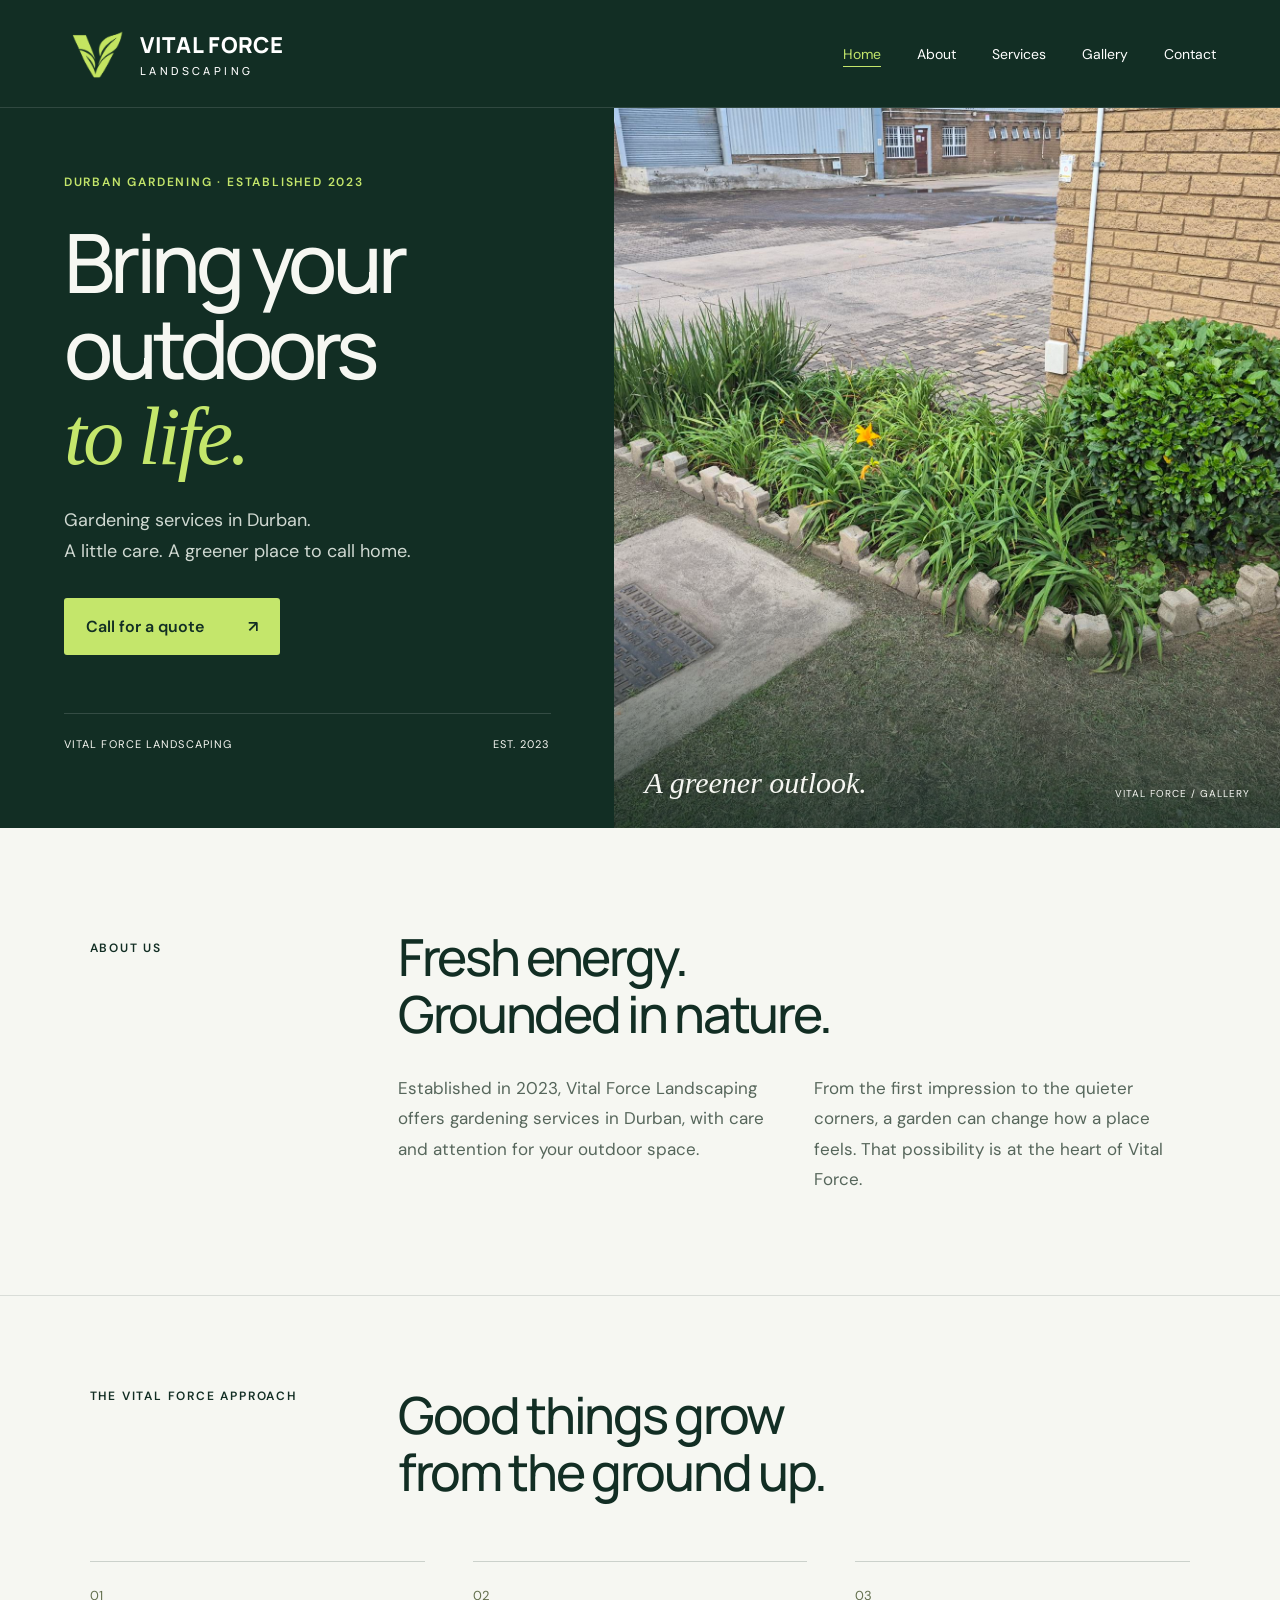
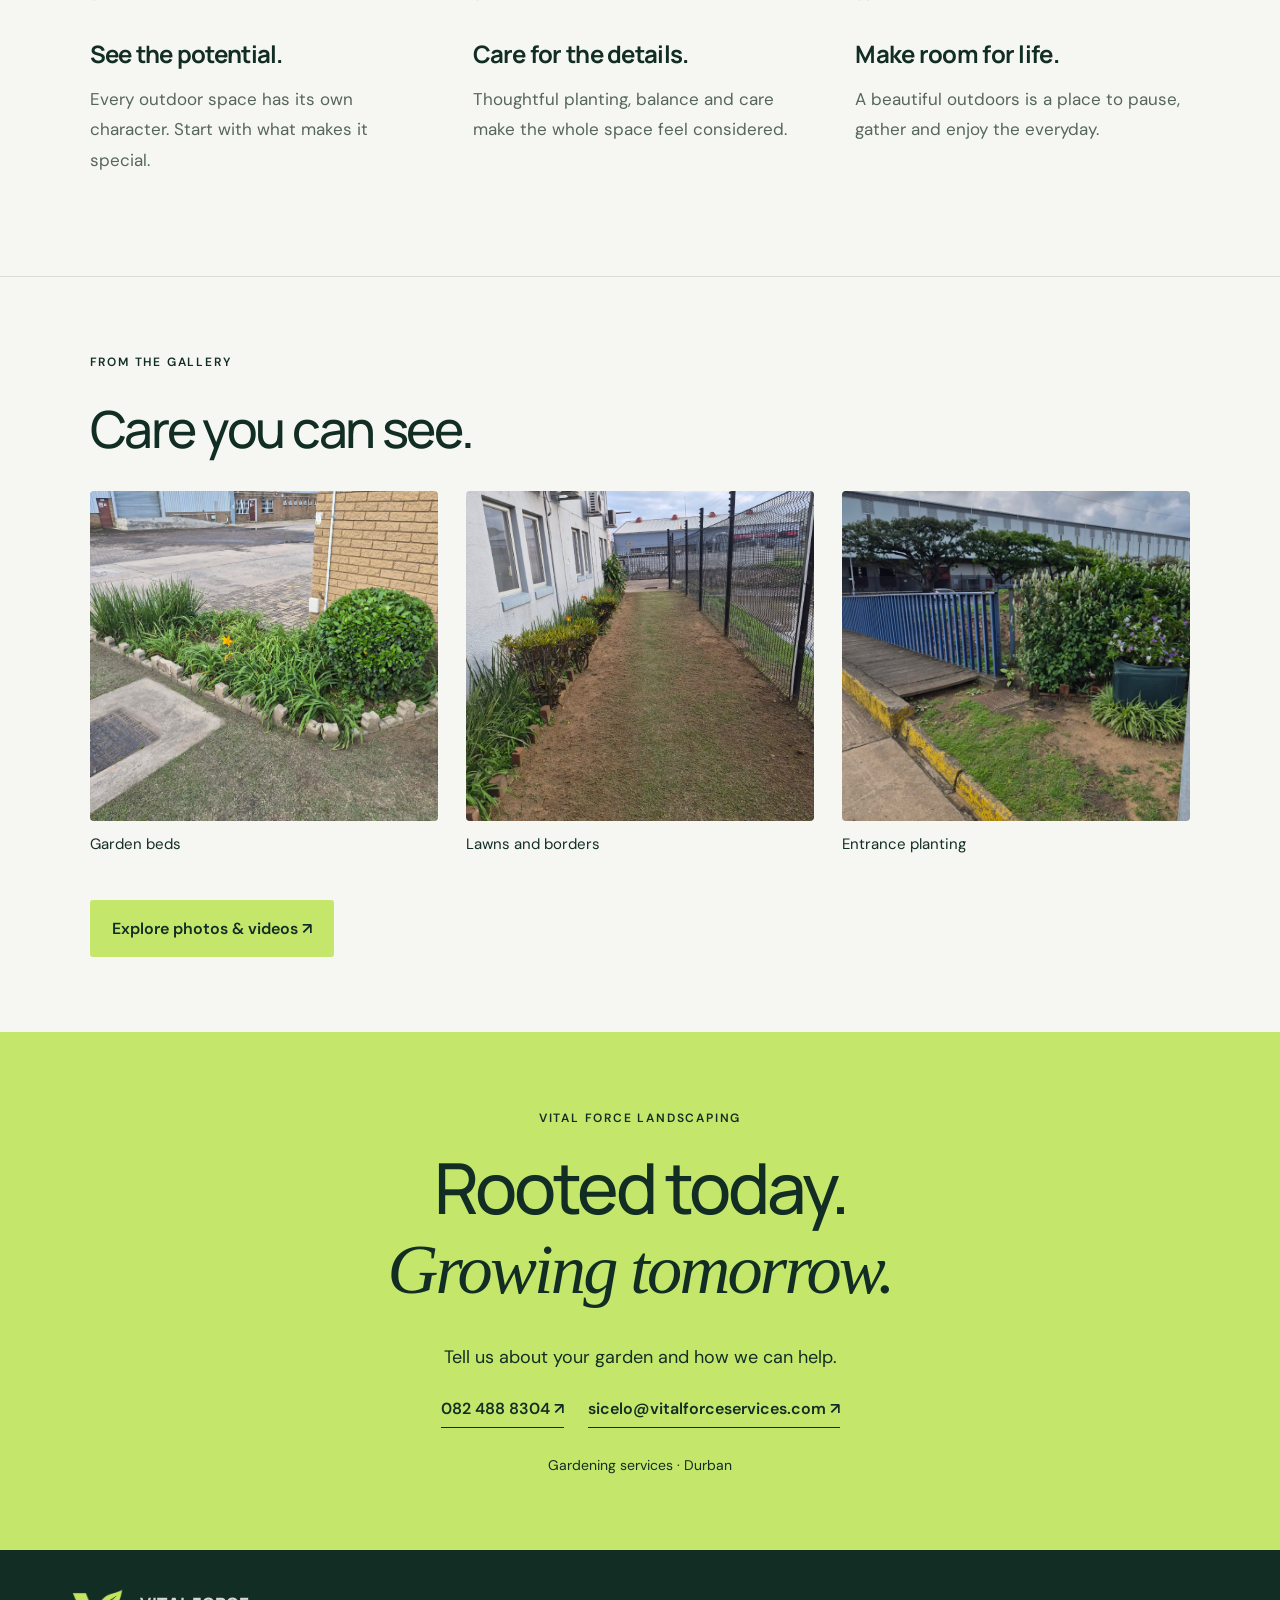
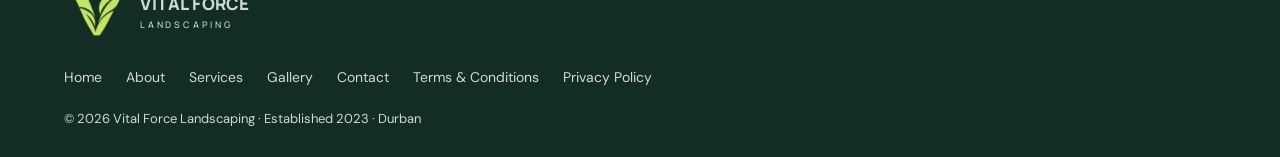
<file: index.html>
<!doctype html>
<html lang="en">
<head>
<meta charset="UTF-8"><meta name="viewport" content="width=device-width,initial-scale=1">
<title>Vital Force Landscaping | Established 2023</title>
<meta name="description" content="Vital Force Landscaping. Bringing new life to outdoor spaces since 2023.">
<link rel="icon" type="image/svg+xml" href="data:image/svg+xml,%3Csvg xmlns='http://www.w3.org/2000/svg' viewBox='0 0 32 32'%3E%3Crect width='32' height='32' rx='8' fill='%23122e24'/%3E%3Cpath d='M7 8L16 25L25 8H20L16 17L12 8Z' fill='%23c4e66b'/%3E%3C/svg%3E">
<link rel="stylesheet" href="style.css">
</head>
<body><a class="skip" href="#main">Skip to content</a>
<header><a class="brand" href="index.html" aria-label="Vital Force Landscaping home"><img src="logo.png" alt="" width="64" height="64"><span>VITAL FORCE<small>LANDSCAPING</small></span></a><nav aria-label="Main navigation"><a href="index.html" aria-current="page">Home</a><a href="about.html">About</a><a href="services.html">Services</a><a href="gallery.html">Gallery</a><a href="contact.html">Contact</a></nav></header>
<main id="main">
<section class="hero" aria-labelledby="hero-title"><div class="hero-copy"><p class="eyebrow">DURBAN GARDENING · ESTABLISHED 2023</p><h1 id="hero-title">Bring your<br>outdoors<br><em>to life.</em></h1><p class="intro">Gardening services in Durban.<br>A little care. A greener place to call home.</p><a class="button" href="tel:+27824888304">Call for a quote <span aria-hidden="true">↗</span></a><div class="hero-foot"><span>VITAL FORCE LANDSCAPING</span><span>EST. 2023</span></div></div><div class="hero-image"><img src="media/garden-bed.jpg" alt="Rounded shrub and flowering plants in a stone-edged garden bed"><div class="image-caption"><span>A greener outlook.</span><span>VITAL FORCE / GALLERY</span></div></div></section>
<section class="about" id="about"><p class="eyebrow">ABOUT US</p><div><h2>Fresh energy.<br>Grounded in nature.</h2><div class="about-copy"><p>Established in 2023, Vital Force Landscaping offers gardening services in Durban, with care and attention for your outdoor space.</p><p>From the first impression to the quieter corners, a garden can change how a place feels. That possibility is at the heart of Vital Force.</p></div></div></section>
<section class="approach" id="approach"><div class="section-heading"><p class="eyebrow">THE VITAL FORCE APPROACH</p><h2>Good things grow<br>from the ground up.</h2></div><div class="principles"><article><span>01</span><h3>See the potential.</h3><p>Every outdoor space has its own character. Start with what makes it special.</p></article><article><span>02</span><h3>Care for the details.</h3><p>Thoughtful planting, balance and care make the whole space feel considered.</p></article><article><span>03</span><h3>Make room for life.</h3><p>A beautiful outdoors is a place to pause, gather and enjoy the everyday.</p></article></div></section>
<section class="gallery-teaser"><p class="eyebrow">FROM THE GALLERY</p><h2>Care you can see.</h2><div class="photo-grid"><figure><a href="media/garden-bed.jpg" aria-label="View full photo: Rounded shrub and flowering plants in a stone-edged garden bed"><img src="media/garden-bed.jpg" alt="Rounded shrub and flowering plants in a stone-edged garden bed" loading="lazy" decoding="async"></a><figcaption>Garden beds</figcaption></figure><figure><a href="media/lawn-border.jpg" aria-label="View full photo: Lawn beside a planted border and building"><img src="media/lawn-border.jpg" alt="Lawn beside a planted border and building" loading="lazy" decoding="async"></a><figcaption>Lawns and borders</figcaption></figure><figure><a href="media/entrance-planting.jpg" aria-label="View full photo: Flowering shrubs and a planter beside a blue-railed entrance"><img src="media/entrance-planting.jpg" alt="Flowering shrubs and a planter beside a blue-railed entrance" loading="lazy" decoding="async"></a><figcaption>Entrance planting</figcaption></figure></div><a class="button" href="gallery.html">Explore photos &amp; videos ↗</a></section><section class="closing" id="contact"><p class="eyebrow">VITAL FORCE LANDSCAPING</p><h2>Rooted today.<br><em>Growing tomorrow.</em></h2><p class="contact-intro">Tell us about your garden and how we can help.</p><div class="contact-links"><a href="tel:+27824888304">082 488 8304 ↗</a><a href="mailto:sicelo@vitalforceservices.com">sicelo@vitalforceservices.com ↗</a></div><p class="location">Gardening services · Durban</p></section>
</main><footer><a class="brand" href="index.html" aria-label="Vital Force Landscaping home"><img src="logo.png" alt="" width="64" height="64"><span>VITAL FORCE<small>LANDSCAPING</small></span></a><nav aria-label="Footer navigation"><a href="index.html">Home</a><a href="about.html">About</a><a href="services.html">Services</a><a href="gallery.html">Gallery</a><a href="contact.html">Contact</a><a href="terms.html">Terms &amp; Conditions</a><a href="privacy.html">Privacy Policy</a></nav><p>© 2026 Vital Force Landscaping · Established 2023 · Durban</p></footer>
</body></html>
</file>
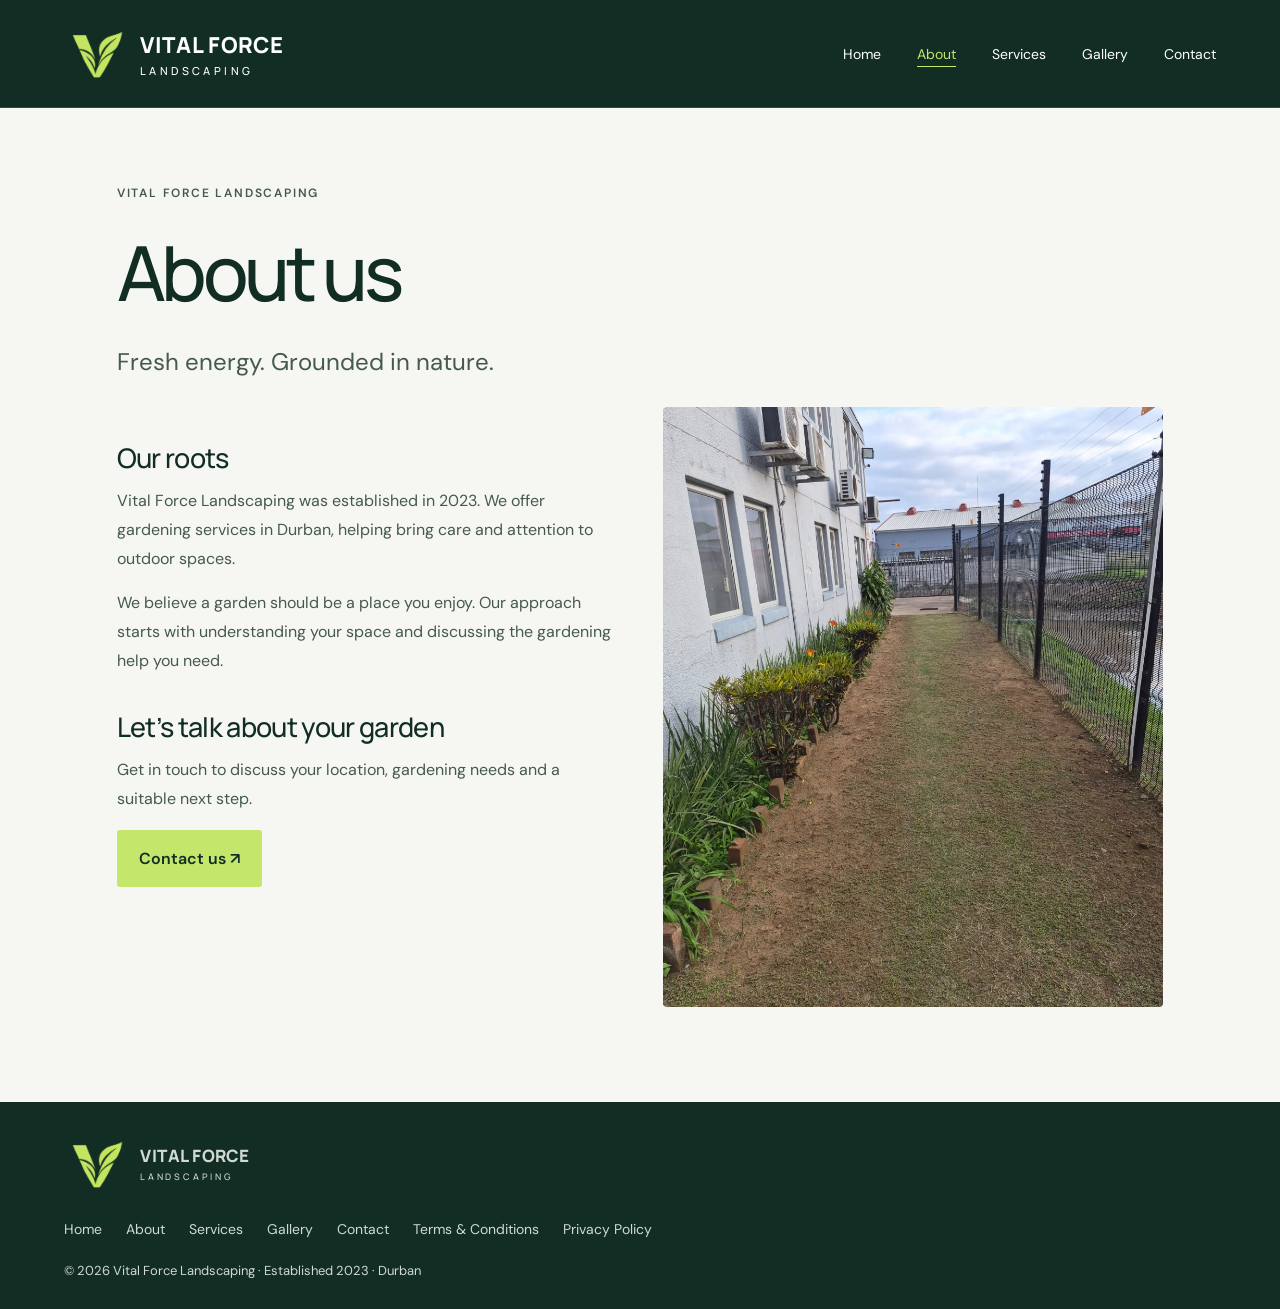
<file: about.html>
<!doctype html>
<html lang="en">
<head>
<meta charset="UTF-8"><meta name="viewport" content="width=device-width,initial-scale=1">
<title>About us | Vital Force Landscaping</title>
<meta name="description" content="Meet Vital Force Landscaping, a Durban gardening business established in 2023.">
<link rel="icon" type="image/svg+xml" href="data:image/svg+xml,%3Csvg xmlns='http://www.w3.org/2000/svg' viewBox='0 0 32 32'%3E%3Crect width='32' height='32' rx='8' fill='%23122e24'/%3E%3Cpath d='M7 8L16 25L25 8H20L16 17L12 8Z' fill='%23c4e66b'/%3E%3C/svg%3E">
<link rel="stylesheet" href="style.css">
</head>
<body><a class="skip" href="#main">Skip to content</a><header><a class="brand" href="index.html" aria-label="Vital Force Landscaping home"><img src="logo.png" alt="" width="64" height="64"><span>VITAL FORCE<small>LANDSCAPING</small></span></a><nav aria-label="Main navigation"><a href="index.html">Home</a><a href="about.html" aria-current="page">About</a><a href="services.html">Services</a><a href="gallery.html">Gallery</a><a href="contact.html">Contact</a></nav></header><main id="main" class="detail"><p class="eyebrow">VITAL FORCE LANDSCAPING</p><h1>About us</h1><p class="lead">Fresh energy. Grounded in nature.</p><div class="detail-grid"><div><h2>Our roots</h2><p>Vital Force Landscaping was established in 2023. We offer gardening services in Durban, helping bring care and attention to outdoor spaces.</p><p>We believe a garden should be a place you enjoy. Our approach starts with understanding your space and discussing the gardening help you need.</p><h2>Let’s talk about your garden</h2><p>Get in touch to discuss your location, gardening needs and a suitable next step.</p><a class="button" href="contact.html">Contact us ↗</a></div><img class="detail-image" src="media/lawn-border.jpg" alt="Lawn and planted border beside a building"></div></main><footer><a class="brand" href="index.html" aria-label="Vital Force Landscaping home"><img src="logo.png" alt="" width="64" height="64"><span>VITAL FORCE<small>LANDSCAPING</small></span></a><nav aria-label="Footer navigation"><a href="index.html">Home</a><a href="about.html">About</a><a href="services.html">Services</a><a href="gallery.html">Gallery</a><a href="contact.html">Contact</a><a href="terms.html">Terms &amp; Conditions</a><a href="privacy.html">Privacy Policy</a></nav><p>© 2026 Vital Force Landscaping · Established 2023 · Durban</p></footer></body></html>
</file>
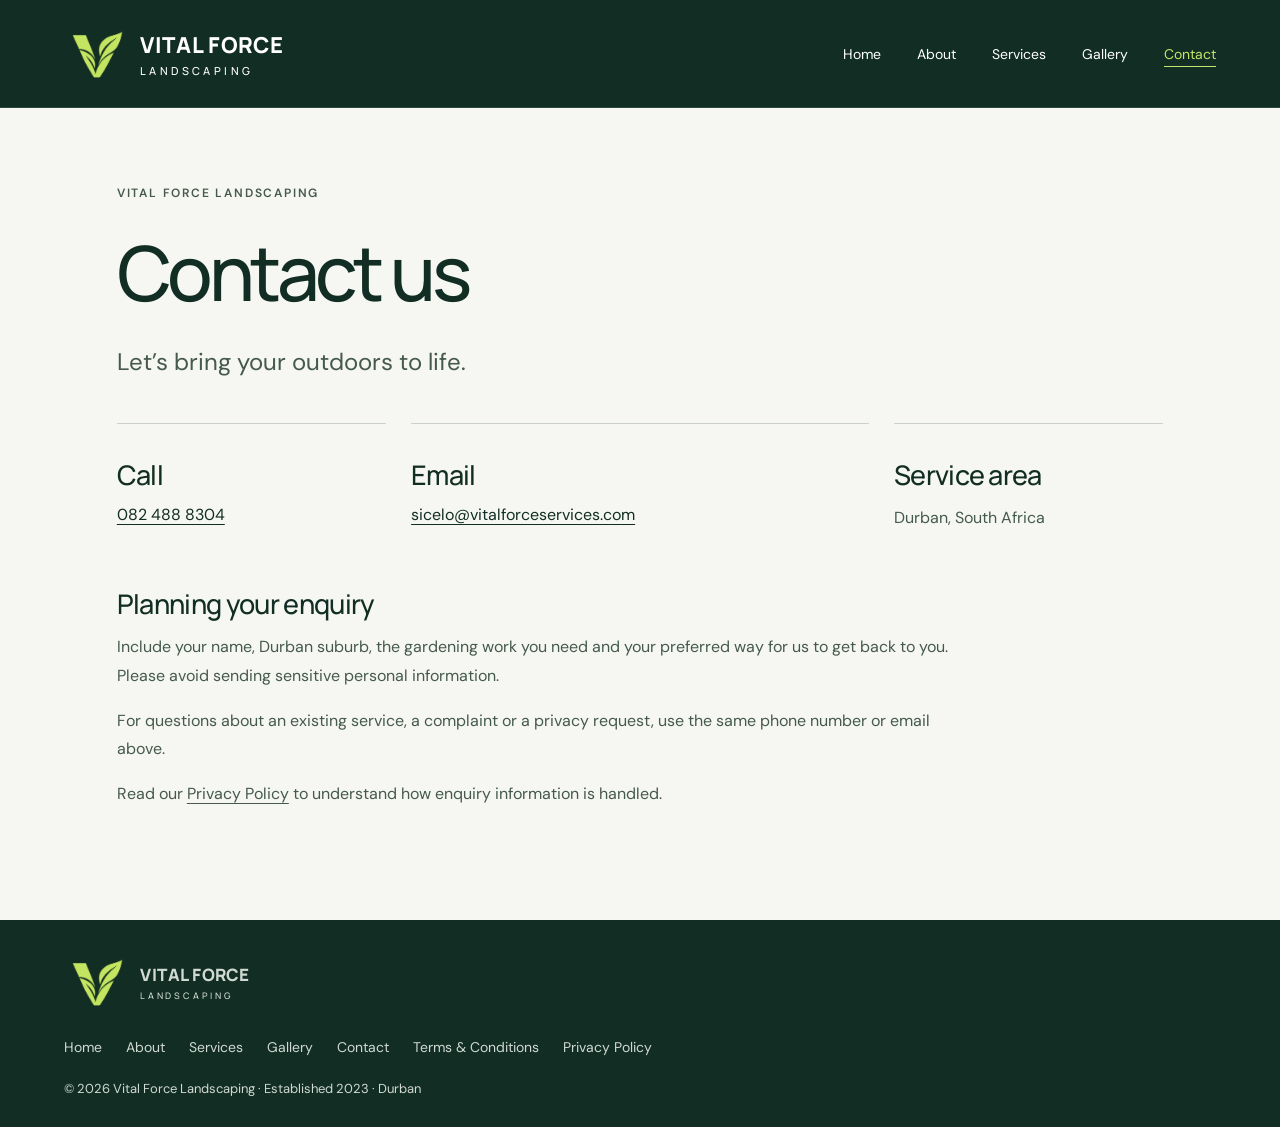
<file: contact.html>
<!doctype html>
<html lang="en">
<head>
<meta charset="UTF-8"><meta name="viewport" content="width=device-width,initial-scale=1">
<title>Contact us | Vital Force Landscaping</title>
<meta name="description" content="Contact Vital Force Landscaping for gardening in Durban. Call 082 488 8304.">
<link rel="icon" type="image/svg+xml" href="data:image/svg+xml,%3Csvg xmlns='http://www.w3.org/2000/svg' viewBox='0 0 32 32'%3E%3Crect width='32' height='32' rx='8' fill='%23122e24'/%3E%3Cpath d='M7 8L16 25L25 8H20L16 17L12 8Z' fill='%23c4e66b'/%3E%3C/svg%3E">
<link rel="stylesheet" href="style.css">
</head>
<body><a class="skip" href="#main">Skip to content</a><header><a class="brand" href="index.html" aria-label="Vital Force Landscaping home"><img src="logo.png" alt="" width="64" height="64"><span>VITAL FORCE<small>LANDSCAPING</small></span></a><nav aria-label="Main navigation"><a href="index.html">Home</a><a href="about.html">About</a><a href="services.html">Services</a><a href="gallery.html">Gallery</a><a href="contact.html" aria-current="page">Contact</a></nav></header><main id="main" class="detail"><p class="eyebrow">VITAL FORCE LANDSCAPING</p><h1>Contact us</h1><p class="lead">Let’s bring your outdoors to life.</p><div class="contact-cards"><section><h2>Call</h2><a href="tel:+27824888304">082 488 8304</a></section><section><h2>Email</h2><a href="mailto:sicelo@vitalforceservices.com">sicelo@vitalforceservices.com</a></section><section><h2>Service area</h2><p>Durban, South Africa</p></section></div><h2>Planning your enquiry</h2><p>Include your name, Durban suburb, the gardening work you need and your preferred way for us to get back to you. Please avoid sending sensitive personal information.</p><p>For questions about an existing service, a complaint or a privacy request, use the same phone number or email above.</p><p>Read our <a href="privacy.html">Privacy Policy</a> to understand how enquiry information is handled.</p></main><footer><a class="brand" href="index.html" aria-label="Vital Force Landscaping home"><img src="logo.png" alt="" width="64" height="64"><span>VITAL FORCE<small>LANDSCAPING</small></span></a><nav aria-label="Footer navigation"><a href="index.html">Home</a><a href="about.html">About</a><a href="services.html">Services</a><a href="gallery.html">Gallery</a><a href="contact.html">Contact</a><a href="terms.html">Terms &amp; Conditions</a><a href="privacy.html">Privacy Policy</a></nav><p>© 2026 Vital Force Landscaping · Established 2023 · Durban</p></footer></body></html>
</file>
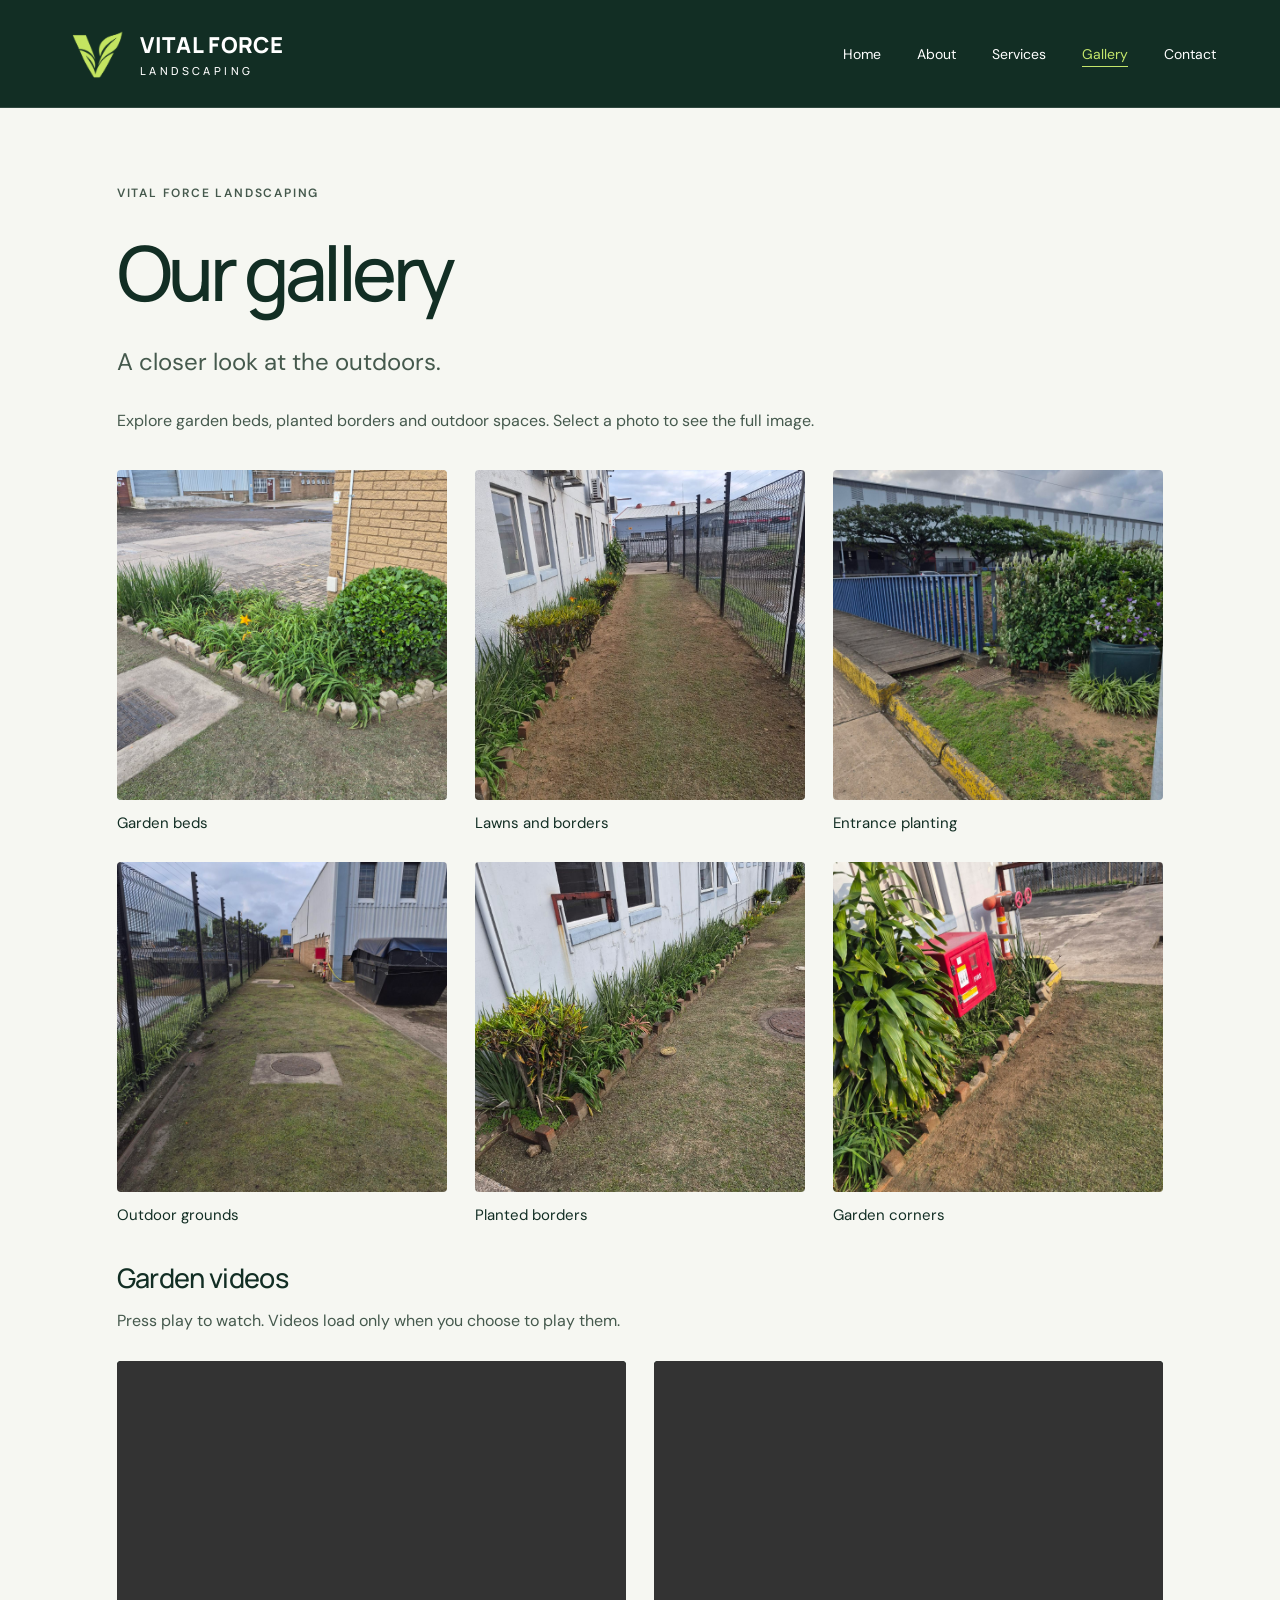
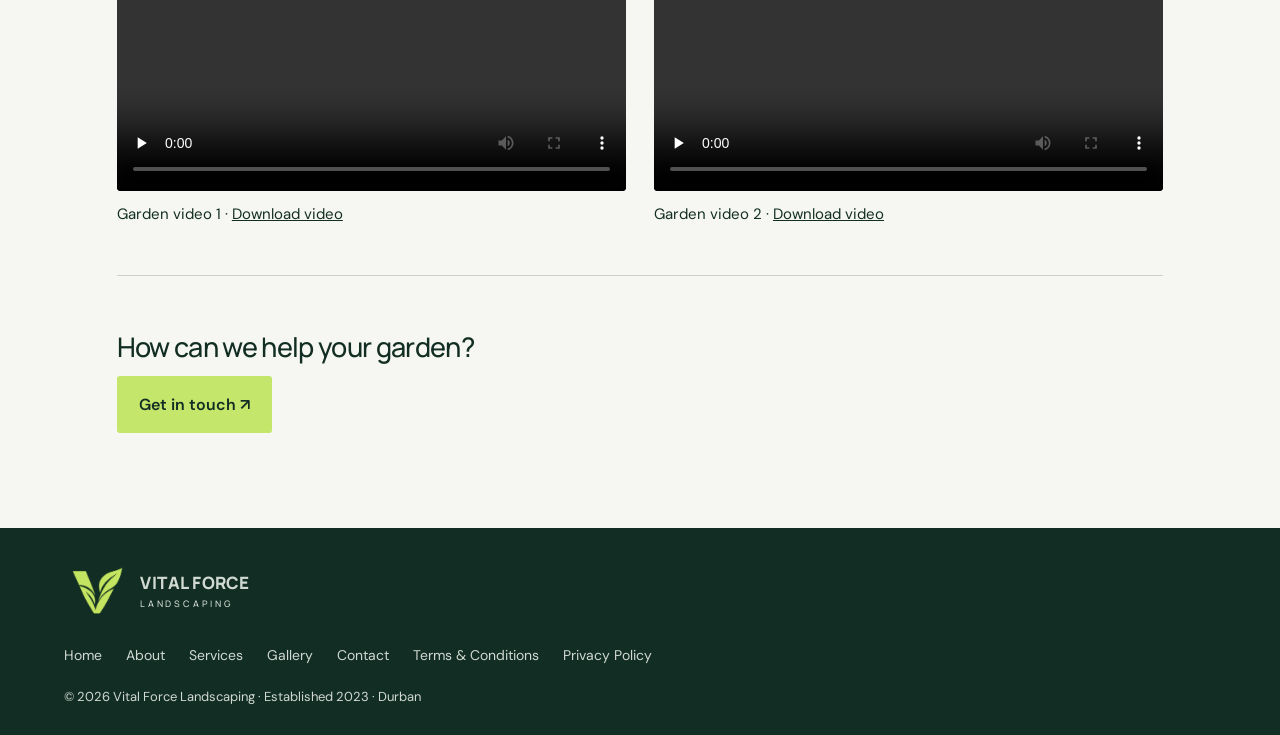
<file: gallery.html>
<!doctype html>
<html lang="en">
<head>
<meta charset="UTF-8"><meta name="viewport" content="width=device-width,initial-scale=1">
<title>Gallery | Vital Force Landscaping</title>
<meta name="description" content="Vital Force Landscaping. Bringing new life to outdoor spaces since 2023.">
<link rel="icon" type="image/svg+xml" href="data:image/svg+xml,%3Csvg xmlns='http://www.w3.org/2000/svg' viewBox='0 0 32 32'%3E%3Crect width='32' height='32' rx='8' fill='%23122e24'/%3E%3Cpath d='M7 8L16 25L25 8H20L16 17L12 8Z' fill='%23c4e66b'/%3E%3C/svg%3E">
<link rel="stylesheet" href="style.css">
</head>
<body><a class="skip" href="#main">Skip to content</a>
<header><a class="brand" href="index.html" aria-label="Vital Force Landscaping home"><img src="logo.png" alt="" width="64" height="64"><span>VITAL FORCE<small>LANDSCAPING</small></span></a><nav aria-label="Main navigation"><a href="index.html">Home</a><a href="about.html">About</a><a href="services.html">Services</a><a href="gallery.html" aria-current="page">Gallery</a><a href="contact.html">Contact</a></nav></header>
<main id="main" class="detail gallery-page"><p class="eyebrow">VITAL FORCE LANDSCAPING</p><h1>Our gallery</h1><p class="lead">A closer look at the outdoors.</p><p>Explore garden beds, planted borders and outdoor spaces. Select a photo to see the full image.</p><div class="photo-grid"><figure><a href="media/garden-bed.jpg" aria-label="View full photo: Rounded shrub and flowering plants in a stone-edged garden bed"><img src="media/garden-bed.jpg" alt="Rounded shrub and flowering plants in a stone-edged garden bed" loading="lazy" decoding="async"></a><figcaption>Garden beds</figcaption></figure><figure><a href="media/lawn-border.jpg" aria-label="View full photo: Lawn beside a planted border and building"><img src="media/lawn-border.jpg" alt="Lawn beside a planted border and building" loading="lazy" decoding="async"></a><figcaption>Lawns and borders</figcaption></figure><figure><a href="media/entrance-planting.jpg" aria-label="View full photo: Flowering shrubs and a planter beside a blue-railed entrance"><img src="media/entrance-planting.jpg" alt="Flowering shrubs and a planter beside a blue-railed entrance" loading="lazy" decoding="async"></a><figcaption>Entrance planting</figcaption></figure><figure><a href="media/grounds.jpg" aria-label="View full photo: Grass verge between a building and boundary fence"><img src="media/grounds.jpg" alt="Grass verge between a building and boundary fence" loading="lazy" decoding="async"></a><figcaption>Outdoor grounds</figcaption></figure><figure><a href="media/planted-border.jpg" aria-label="View full photo: Mixed plants in a brick-edged border alongside a lawn"><img src="media/planted-border.jpg" alt="Mixed plants in a brick-edged border alongside a lawn" loading="lazy" decoding="async"></a><figcaption>Planted borders</figcaption></figure><figure><a href="media/corner-planting.jpg" aria-label="View full photo: Leafy plants and a garden border near a building corner"><img src="media/corner-planting.jpg" alt="Leafy plants and a garden border near a building corner" loading="lazy" decoding="async"></a><figcaption>Garden corners</figcaption></figure></div><h2>Garden videos</h2><p>Press play to watch. Videos load only when you choose to play them.</p><div class="video-grid"><figure><video controls playsinline preload="none" aria-label="Garden video 1"><source src="media/garden-video-1.mp4" type="video/mp4">Your browser cannot play this video. <a href="media/garden-video-1.mp4">Download video 1</a>.</video><figcaption>Garden video 1 · <a href="media/garden-video-1.mp4" download>Download video</a></figcaption></figure><figure><video controls playsinline preload="none" aria-label="Garden video 2"><source src="media/garden-video-2.mp4" type="video/mp4">Your browser cannot play this video. <a href="media/garden-video-2.mp4">Download video 2</a>.</video><figcaption>Garden video 2 · <a href="media/garden-video-2.mp4" download>Download video</a></figcaption></figure></div><div class="gallery-contact"><h2>How can we help your garden?</h2><a class="button" href="contact.html">Get in touch ↗</a></div></main><footer><a class="brand" href="index.html" aria-label="Vital Force Landscaping home"><img src="logo.png" alt="" width="64" height="64"><span>VITAL FORCE<small>LANDSCAPING</small></span></a><nav aria-label="Footer navigation"><a href="index.html">Home</a><a href="about.html">About</a><a href="services.html">Services</a><a href="gallery.html">Gallery</a><a href="contact.html">Contact</a><a href="terms.html">Terms &amp; Conditions</a><a href="privacy.html">Privacy Policy</a></nav><p>© 2026 Vital Force Landscaping · Established 2023 · Durban</p></footer>
</body></html>
</file>
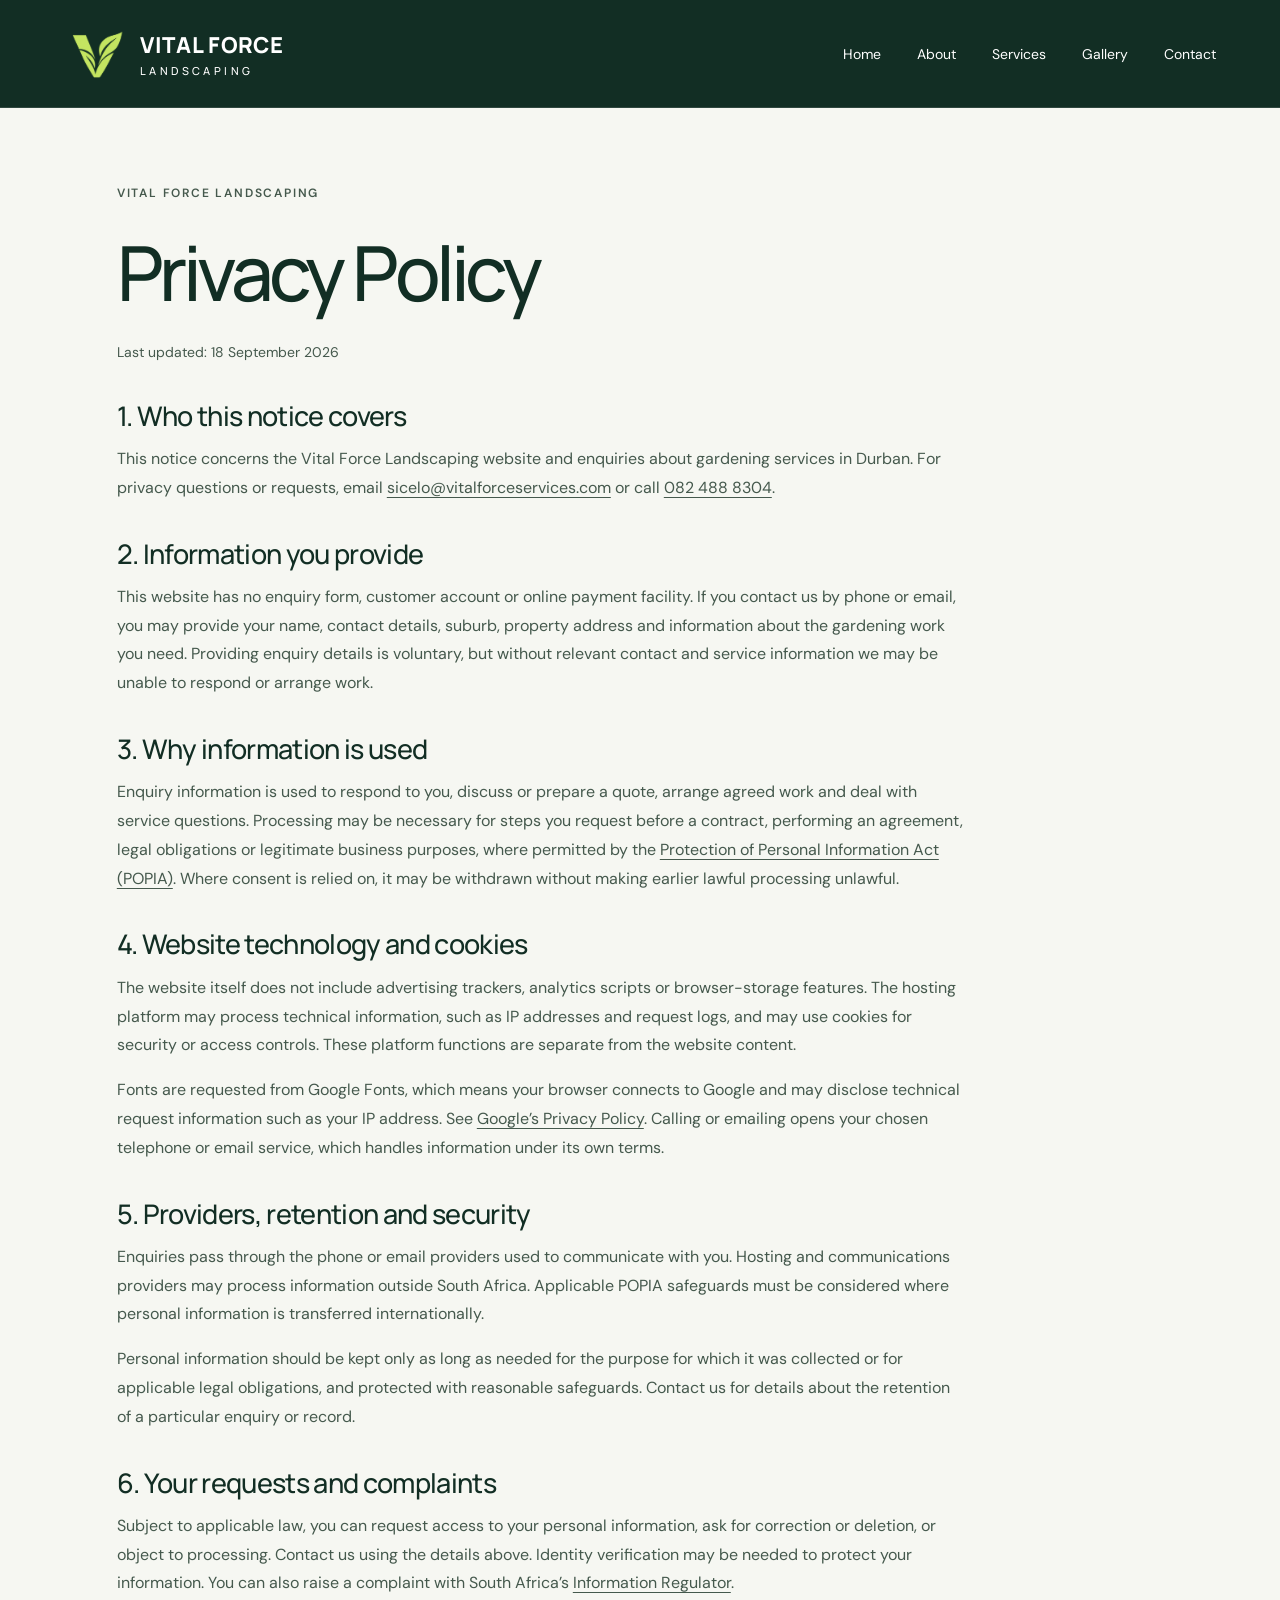
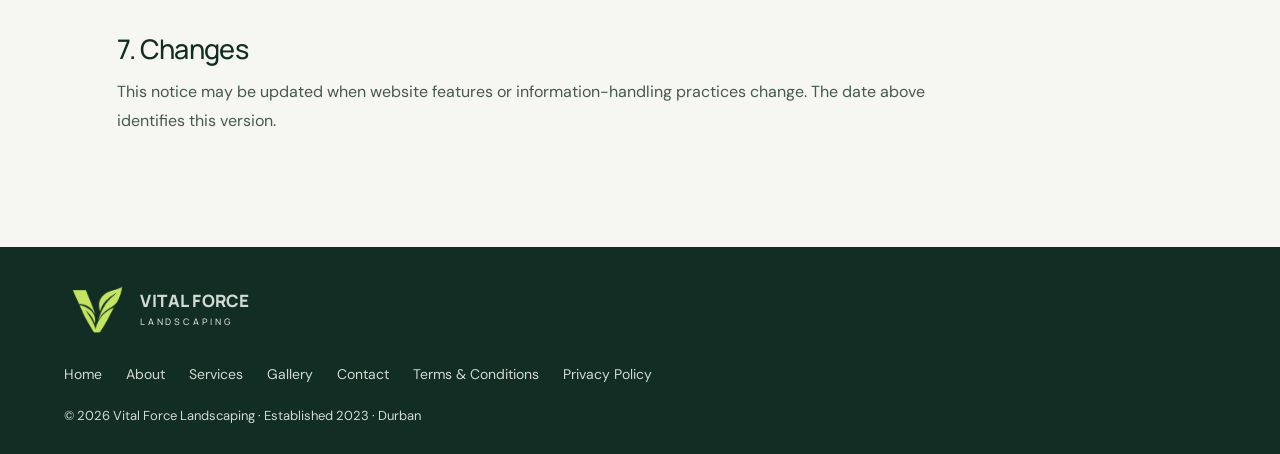
<file: privacy.html>
<!doctype html>
<html lang="en">
<head>
<meta charset="UTF-8"><meta name="viewport" content="width=device-width,initial-scale=1">
<title>Privacy Policy | Vital Force Landscaping</title>
<meta name="description" content="Privacy information for the Vital Force Landscaping website and customer enquiries.">
<link rel="icon" type="image/svg+xml" href="data:image/svg+xml,%3Csvg xmlns='http://www.w3.org/2000/svg' viewBox='0 0 32 32'%3E%3Crect width='32' height='32' rx='8' fill='%23122e24'/%3E%3Cpath d='M7 8L16 25L25 8H20L16 17L12 8Z' fill='%23c4e66b'/%3E%3C/svg%3E">
<link rel="stylesheet" href="style.css">
</head>
<body><a class="skip" href="#main">Skip to content</a><header><a class="brand" href="index.html" aria-label="Vital Force Landscaping home"><img src="logo.png" alt="" width="64" height="64"><span>VITAL FORCE<small>LANDSCAPING</small></span></a><nav aria-label="Main navigation"><a href="index.html">Home</a><a href="about.html">About</a><a href="services.html">Services</a><a href="gallery.html">Gallery</a><a href="contact.html">Contact</a></nav></header><main id="main" class="detail"><p class="eyebrow">VITAL FORCE LANDSCAPING</p><h1>Privacy Policy</h1><p class="updated">Last updated: 18 September 2026</p><h2>1. Who this notice covers</h2><p>This notice concerns the Vital Force Landscaping website and enquiries about gardening services in Durban. For privacy questions or requests, email <a href="mailto:sicelo@vitalforceservices.com">sicelo@vitalforceservices.com</a> or call <a href="tel:+27824888304">082 488 8304</a>.</p><h2>2. Information you provide</h2><p>This website has no enquiry form, customer account or online payment facility. If you contact us by phone or email, you may provide your name, contact details, suburb, property address and information about the gardening work you need. Providing enquiry details is voluntary, but without relevant contact and service information we may be unable to respond or arrange work.</p><h2>3. Why information is used</h2><p>Enquiry information is used to respond to you, discuss or prepare a quote, arrange agreed work and deal with service questions. Processing may be necessary for steps you request before a contract, performing an agreement, legal obligations or legitimate business purposes, where permitted by the <a href="https://www.justice.gov.za/legislation/acts/2013-004.pdf">Protection of Personal Information Act (POPIA)</a>. Where consent is relied on, it may be withdrawn without making earlier lawful processing unlawful.</p><h2>4. Website technology and cookies</h2><p>The website itself does not include advertising trackers, analytics scripts or browser-storage features. The hosting platform may process technical information, such as IP addresses and request logs, and may use cookies for security or access controls. These platform functions are separate from the website content.</p><p>Fonts are requested from Google Fonts, which means your browser connects to Google and may disclose technical request information such as your IP address. See <a href="https://policies.google.com/privacy">Google’s Privacy Policy</a>. Calling or emailing opens your chosen telephone or email service, which handles information under its own terms.</p><h2>5. Providers, retention and security</h2><p>Enquiries pass through the phone or email providers used to communicate with you. Hosting and communications providers may process information outside South Africa. Applicable POPIA safeguards must be considered where personal information is transferred internationally.</p><p>Personal information should be kept only as long as needed for the purpose for which it was collected or for applicable legal obligations, and protected with reasonable safeguards. Contact us for details about the retention of a particular enquiry or record.</p><h2>6. Your requests and complaints</h2><p>Subject to applicable law, you can request access to your personal information, ask for correction or deletion, or object to processing. Contact us using the details above. Identity verification may be needed to protect your information. You can also raise a complaint with South Africa’s <a href="https://inforegulator.org.za/">Information Regulator</a>.</p><h2>7. Changes</h2><p>This notice may be updated when website features or information-handling practices change. The date above identifies this version.</p></main><footer><a class="brand" href="index.html" aria-label="Vital Force Landscaping home"><img src="logo.png" alt="" width="64" height="64"><span>VITAL FORCE<small>LANDSCAPING</small></span></a><nav aria-label="Footer navigation"><a href="index.html">Home</a><a href="about.html">About</a><a href="services.html">Services</a><a href="gallery.html">Gallery</a><a href="contact.html">Contact</a><a href="terms.html">Terms &amp; Conditions</a><a href="privacy.html">Privacy Policy</a></nav><p>© 2026 Vital Force Landscaping · Established 2023 · Durban</p></footer></body></html>
</file>
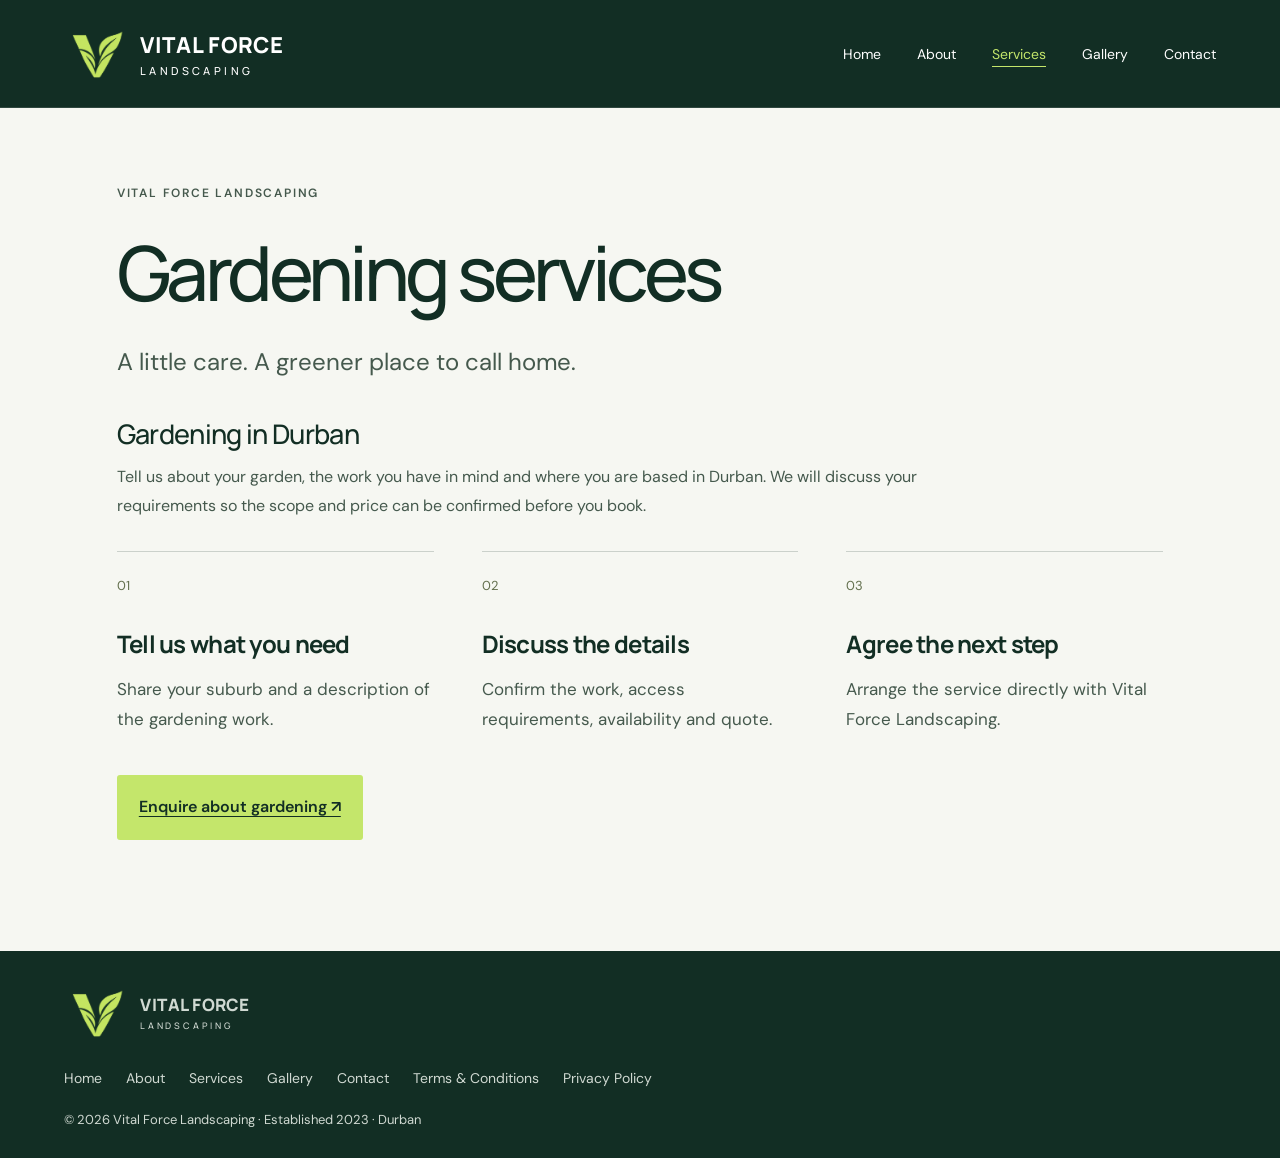
<file: services.html>
<!doctype html>
<html lang="en">
<head>
<meta charset="UTF-8"><meta name="viewport" content="width=device-width,initial-scale=1">
<title>Gardening services | Vital Force Landscaping</title>
<meta name="description" content="Gardening services in Durban from Vital Force Landscaping.">
<link rel="icon" type="image/svg+xml" href="data:image/svg+xml,%3Csvg xmlns='http://www.w3.org/2000/svg' viewBox='0 0 32 32'%3E%3Crect width='32' height='32' rx='8' fill='%23122e24'/%3E%3Cpath d='M7 8L16 25L25 8H20L16 17L12 8Z' fill='%23c4e66b'/%3E%3C/svg%3E">
<link rel="stylesheet" href="style.css">
</head>
<body><a class="skip" href="#main">Skip to content</a><header><a class="brand" href="index.html" aria-label="Vital Force Landscaping home"><img src="logo.png" alt="" width="64" height="64"><span>VITAL FORCE<small>LANDSCAPING</small></span></a><nav aria-label="Main navigation"><a href="index.html">Home</a><a href="about.html">About</a><a href="services.html" aria-current="page">Services</a><a href="gallery.html">Gallery</a><a href="contact.html">Contact</a></nav></header><main id="main" class="detail"><p class="eyebrow">VITAL FORCE LANDSCAPING</p><h1>Gardening services</h1><p class="lead">A little care. A greener place to call home.</p><h2>Gardening in Durban</h2><p>Tell us about your garden, the work you have in mind and where you are based in Durban. We will discuss your requirements so the scope and price can be confirmed before you book.</p><div class="principles"><article><span>01</span><h3>Tell us what you need</h3><p>Share your suburb and a description of the gardening work.</p></article><article><span>02</span><h3>Discuss the details</h3><p>Confirm the work, access requirements, availability and quote.</p></article><article><span>03</span><h3>Agree the next step</h3><p>Arrange the service directly with Vital Force Landscaping.</p></article></div><p class="spaced"><a class="button" href="contact.html">Enquire about gardening ↗</a></p></main><footer><a class="brand" href="index.html" aria-label="Vital Force Landscaping home"><img src="logo.png" alt="" width="64" height="64"><span>VITAL FORCE<small>LANDSCAPING</small></span></a><nav aria-label="Footer navigation"><a href="index.html">Home</a><a href="about.html">About</a><a href="services.html">Services</a><a href="gallery.html">Gallery</a><a href="contact.html">Contact</a><a href="terms.html">Terms &amp; Conditions</a><a href="privacy.html">Privacy Policy</a></nav><p>© 2026 Vital Force Landscaping · Established 2023 · Durban</p></footer></body></html>
</file>
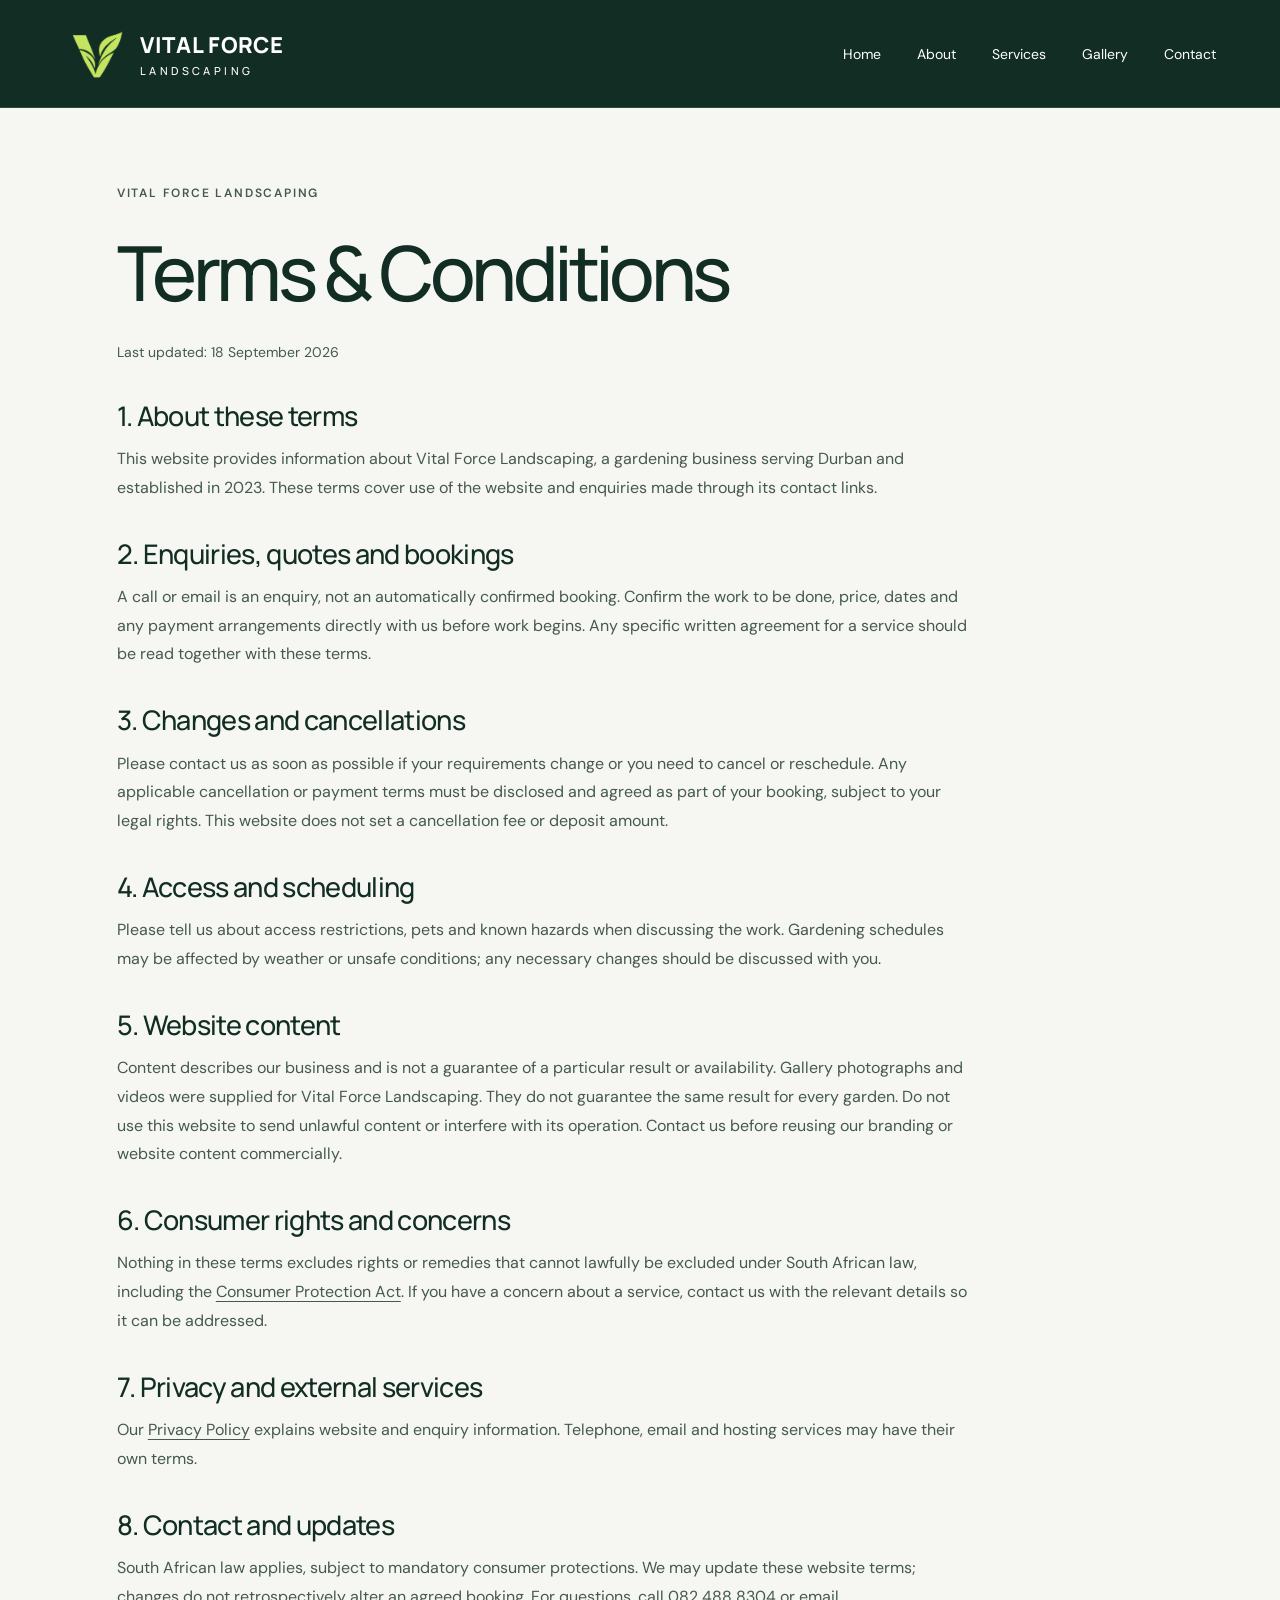
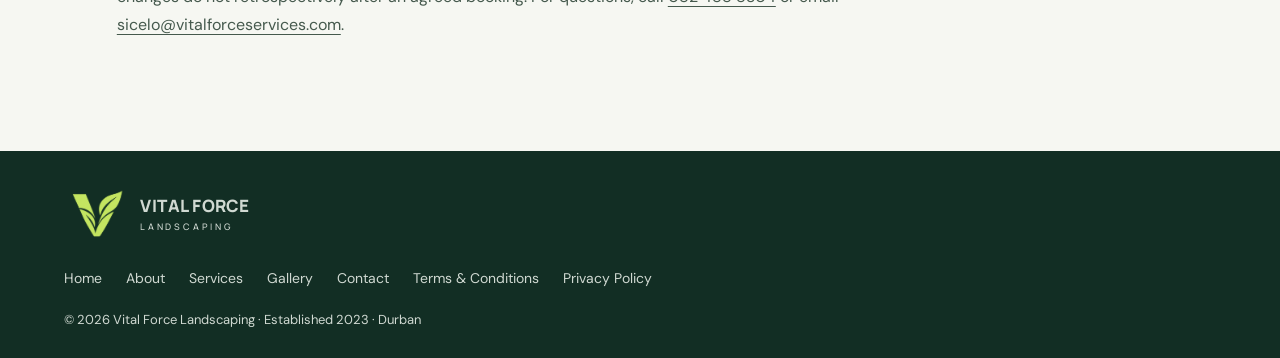
<file: terms.html>
<!doctype html>
<html lang="en">
<head>
<meta charset="UTF-8"><meta name="viewport" content="width=device-width,initial-scale=1">
<title>Terms &amp; Conditions | Vital Force Landscaping</title>
<meta name="description" content="Website and service enquiry terms for Vital Force Landscaping, Durban.">
<link rel="icon" type="image/svg+xml" href="data:image/svg+xml,%3Csvg xmlns='http://www.w3.org/2000/svg' viewBox='0 0 32 32'%3E%3Crect width='32' height='32' rx='8' fill='%23122e24'/%3E%3Cpath d='M7 8L16 25L25 8H20L16 17L12 8Z' fill='%23c4e66b'/%3E%3C/svg%3E">
<link rel="stylesheet" href="style.css">
</head>
<body><a class="skip" href="#main">Skip to content</a><header><a class="brand" href="index.html" aria-label="Vital Force Landscaping home"><img src="logo.png" alt="" width="64" height="64"><span>VITAL FORCE<small>LANDSCAPING</small></span></a><nav aria-label="Main navigation"><a href="index.html">Home</a><a href="about.html">About</a><a href="services.html">Services</a><a href="gallery.html">Gallery</a><a href="contact.html">Contact</a></nav></header><main id="main" class="detail"><p class="eyebrow">VITAL FORCE LANDSCAPING</p><h1>Terms &amp; Conditions</h1><p class="updated">Last updated: 18 September 2026</p><h2>1. About these terms</h2><p>This website provides information about Vital Force Landscaping, a gardening business serving Durban and established in 2023. These terms cover use of the website and enquiries made through its contact links.</p><h2>2. Enquiries, quotes and bookings</h2><p>A call or email is an enquiry, not an automatically confirmed booking. Confirm the work to be done, price, dates and any payment arrangements directly with us before work begins. Any specific written agreement for a service should be read together with these terms.</p><h2>3. Changes and cancellations</h2><p>Please contact us as soon as possible if your requirements change or you need to cancel or reschedule. Any applicable cancellation or payment terms must be disclosed and agreed as part of your booking, subject to your legal rights. This website does not set a cancellation fee or deposit amount.</p><h2>4. Access and scheduling</h2><p>Please tell us about access restrictions, pets and known hazards when discussing the work. Gardening schedules may be affected by weather or unsafe conditions; any necessary changes should be discussed with you.</p><h2>5. Website content</h2><p>Content describes our business and is not a guarantee of a particular result or availability. Gallery photographs and videos were supplied for Vital Force Landscaping. They do not guarantee the same result for every garden. Do not use this website to send unlawful content or interfere with its operation. Contact us before reusing our branding or website content commercially.</p><h2>6. Consumer rights and concerns</h2><p>Nothing in these terms excludes rights or remedies that cannot lawfully be excluded under South African law, including the <a href="https://www.gov.za/documents/consumer-protection-act">Consumer Protection Act</a>. If you have a concern about a service, contact us with the relevant details so it can be addressed.</p><h2>7. Privacy and external services</h2><p>Our <a href="privacy.html">Privacy Policy</a> explains website and enquiry information. Telephone, email and hosting services may have their own terms.</p><h2>8. Contact and updates</h2><p>South African law applies, subject to mandatory consumer protections. We may update these website terms; changes do not retrospectively alter an agreed booking. For questions, call <a href="tel:+27824888304">082 488 8304</a> or email <a href="mailto:sicelo@vitalforceservices.com">sicelo@vitalforceservices.com</a>.</p></main><footer><a class="brand" href="index.html" aria-label="Vital Force Landscaping home"><img src="logo.png" alt="" width="64" height="64"><span>VITAL FORCE<small>LANDSCAPING</small></span></a><nav aria-label="Footer navigation"><a href="index.html">Home</a><a href="about.html">About</a><a href="services.html">Services</a><a href="gallery.html">Gallery</a><a href="contact.html">Contact</a><a href="terms.html">Terms &amp; Conditions</a><a href="privacy.html">Privacy Policy</a></nav><p>© 2026 Vital Force Landscaping · Established 2023 · Durban</p></footer></body></html>
</file>
<file: style.css>
@import url('https://fonts.googleapis.com/css2?family=DM+Sans:wght@400;500;600;700&family=Manrope:wght@400;500;600;700;800&display=swap');
:root{--forest:#122e24;--lime:#c4e66b;--paper:#f6f7f2;--muted:#b4c3b9}*{box-sizing:border-box}html{scroll-behavior:smooth;scroll-padding-top:30px}body{margin:0;background:var(--paper);color:var(--forest);font-family:'DM Sans',sans-serif;font-size:16px}a{color:inherit;text-decoration:none}a:focus-visible{outline:3px solid #759232;outline-offset:6px}header{min-height:108px;padding:20px 5%;display:flex;align-items:center;justify-content:space-between;background:var(--forest);color:white;border-bottom:1px solid #ffffff20}.brand{display:flex;gap:12px;align-items:center}.brand img{object-fit:contain;border-radius:4px}.brand>span{font-family:Manrope,sans-serif;font-size:22px;letter-spacing:.03em;font-weight:800}.brand small{display:block;font-size:11px;letter-spacing:.31em;font-weight:500;margin-top:3px}nav{display:flex;align-items:center;gap:36px;font-size:14px}.nav-cta{border:1px solid #ffffff50;padding:15px 19px;border-radius:4px;display:flex;gap:25px}.nav-cta:hover{background:#ffffff12}.hero{display:grid;grid-template-columns:48% 52%;min-height:720px;background:var(--forest);color:var(--paper)}.hero-copy{padding:64px 10.4% 26px;display:flex;flex-direction:column;align-items:flex-start}.eyebrow{font-size:12px;font-weight:600;letter-spacing:.15em;line-height:1.7;margin:0 0 28px}.hero .eyebrow{color:var(--lime)}h1,h2,h3,p{margin-top:0}h1{font-family:Manrope,sans-serif;font-size:clamp(62px,6.4vw,100px);font-weight:500;line-height:1.04;letter-spacing:-.06em;margin-bottom:26px}em{font-family:Georgia,serif;font-weight:400;letter-spacing:-.04em}h1 em{color:var(--lime)}.intro{color:#d0d9d2;line-height:1.7;font-size:18px;margin-bottom:32px}.button{display:flex;gap:44px;align-items:center;background:var(--lime);color:var(--forest);padding:18px 22px;font-weight:600;border-radius:3px}.button:hover{background:#d4f18d}.hero-foot{width:100%;display:flex;justify-content:space-between;gap:20px;border-top:1px solid #ffffff25;margin-top:58px;padding-top:23px;font-size:11px;letter-spacing:.1em}.hero-image{position:relative;min-height:100%;overflow:hidden}.hero-image>img{width:100%;height:100%;position:absolute;object-fit:cover}.hero-image:after{content:'';position:absolute;inset:65% 0 0;background:linear-gradient(transparent,#10251dbb)}.image-caption{position:absolute;bottom:28px;left:30px;right:30px;display:flex;justify-content:space-between;gap:16px;align-items:end;z-index:1}.image-caption span:first-child{font-family:Georgia,serif;font-style:italic;font-size:30px}.image-caption span:last-child{font-size:10px;letter-spacing:.1em}.about{padding:100px 7%;display:grid;grid-template-columns:28% 72%;border-bottom:1px solid #122e2420}.about>.eyebrow{padding-top:10px}h2{font-family:Manrope,sans-serif;font-size:clamp(38px,4vw,58px);font-weight:500;line-height:1.12;letter-spacing:-.045em;margin-bottom:30px}.about-copy{display:grid;grid-template-columns:1fr 1fr;gap:40px;max-width:830px}.about-copy p,.principles p{font-size:17px;line-height:1.8;color:#56665b;margin-bottom:0}.approach{padding:90px 7% 100px}.section-heading{display:flex;justify-content:space-between}.section-heading h2{width:72%}.principles{display:grid;grid-template-columns:repeat(3,1fr);gap:48px;margin-top:30px}.principles article{border-top:1px solid #122e2430;padding-top:22px}.principles article>span{font-size:13px;color:#63704e}h3{font-family:Manrope,sans-serif;font-size:24px;letter-spacing:-.03em;margin:32px 0 14px}.closing{text-align:center;background:var(--lime);padding:76px 24px}.closing h2{font-size:clamp(45px,5.5vw,76px);margin-bottom:34px}.closing .eyebrow{margin-bottom:20px}.back{border-bottom:1px solid var(--forest);padding-bottom:9px;font-size:14px;display:inline-flex;gap:28px}footer{background:var(--forest);color:#d0d9d2;display:flex;justify-content:space-between;align-items:center;gap:24px;padding:30px 5%}footer .brand>span{font-size:17px}footer .brand small{font-size:9px}footer p{margin:0;font-size:13px}footer .note{font-size:12px;color:#a5b4aa}@media(min-width:1700px){main,header,footer{max-width:1800px;margin:auto}}@media(max-width:900px){nav{gap:20px}.nav-cta{display:none}.hero-copy{padding:46px 9% 25px}.hero{min-height:660px}.hero-foot{flex-wrap:wrap;margin-top:40px}.image-caption span:last-child{display:none}.about,.approach{padding:65px 6%}.about{grid-template-columns:1fr}.about-copy{gap:24px}.section-heading{display:block}.section-heading h2{width:auto}.principles{gap:24px}}@media(max-width:600px){header{min-height:88px;padding:16px 5%}.brand img{width:45px;height:45px}.brand>span{font-size:18px}.brand small{font-size:9px}nav>a{font-size:13px}nav>a:nth-child(2){display:none}.hero{display:flex;flex-direction:column}.hero-copy{padding:40px 6% 25px}h1{font-size:68px}.hero-image{min-height:430px}.hero-foot{margin-top:38px}.hero .eyebrow{font-size:10px}.intro{font-size:17px}.image-caption{left:22px;bottom:22px}.about-copy,.principles{grid-template-columns:1fr}.about-copy{gap:18px}.principles{gap:35px;margin-top:15px}.principles h3{margin-top:22px}.about,.approach{padding:54px 6%}.eyebrow{margin-bottom:20px}footer{flex-wrap:wrap;padding:28px 6%}footer .note{width:100%}}@media(prefers-reduced-motion:reduce){html{scroll-behavior:auto}}
.contact-intro{font-size:18px;line-height:1.6}.contact-links{display:flex;justify-content:center;gap:24px;flex-wrap:wrap}.contact-links a{border-bottom:1px solid;padding:8px 0;font-weight:600;overflow-wrap:anywhere}.location{margin:28px 0 0;font-size:14px}

nav a[aria-current="page"]{color:var(--lime);text-decoration:underline;text-underline-offset:7px}footer{flex-wrap:wrap}footer nav{display:flex;flex-wrap:wrap;gap:16px 24px;width:100%;order:2}footer nav a{display:inline!important;font-size:14px}footer p{order:3}.detail{max-width:1200px;margin:auto;padding:75px 6% 95px;min-height:65vh}.detail h1{font-size:clamp(40px,6vw,76px);margin-bottom:28px;overflow-wrap:anywhere}.detail h2{font-size:27px;margin:36px 0 14px;letter-spacing:-.025em}.detail p{line-height:1.8;max-width:850px;color:#45594d}.detail p a,.contact-cards a{text-decoration:underline;text-underline-offset:4px;overflow-wrap:anywhere}.detail .lead{font-size:24px}.detail .updated{font-size:14px}.detail .button{display:inline-flex}.detail-grid{display:grid;grid-template-columns:1fr 1fr;gap:45px}.detail-image{width:100%;height:100%;max-height:600px;object-fit:cover;border-radius:4px}.contact-cards{display:grid;grid-template-columns:1fr 1.7fr 1fr;gap:25px;margin:40px 0}.contact-cards section{border-top:1px solid #122e2430}.spaced{margin-top:40px}.skip{position:absolute;left:12px;top:-100px;background:var(--lime);color:var(--forest);padding:14px;z-index:20}.skip:focus{top:12px}@media(max-width:600px){header{flex-wrap:wrap;gap:20px}header nav{width:100%;justify-content:space-between;gap:12px}header nav>a{display:inline!important;font-size:14px}.detail{padding:42px 6% 60px}.detail-grid,.contact-cards{grid-template-columns:1fr}.detail-image{max-height:360px}.detail .lead{font-size:21px}}

.gallery-teaser{padding:75px 7%;border-top:1px solid #122e2420}.photo-grid{display:grid;grid-template-columns:repeat(3,minmax(0,1fr));gap:28px;margin:34px 0}.photo-grid figure,.video-grid figure{margin:0;min-width:0}.photo-grid a{display:block}.photo-grid img{display:block;width:100%;height:330px;object-fit:cover;border-radius:4px}.photo-grid figcaption,.video-grid figcaption{font-size:15px;line-height:1.5;margin-top:12px}.gallery-teaser .button{display:inline-flex;margin-top:10px}.video-grid{display:grid;grid-template-columns:1fr 1fr;gap:28px;margin:25px 0 50px}.video-grid video{display:block;width:100%;height:430px;background:#122e24;border-radius:4px}.video-grid a{text-decoration:underline}.gallery-contact{border-top:1px solid #122e2430;padding-top:20px}header nav{flex-wrap:wrap}@media(max-width:850px){.photo-grid{grid-template-columns:repeat(2,minmax(0,1fr))}}@media(max-width:600px){.photo-grid,.video-grid{grid-template-columns:1fr}.photo-grid img{height:auto;max-height:540px;object-fit:contain;background:#e6eadd}.gallery-teaser{padding:50px 6%}header nav{justify-content:flex-start;gap:16px 20px}.video-grid video{height:380px}}
</file>
